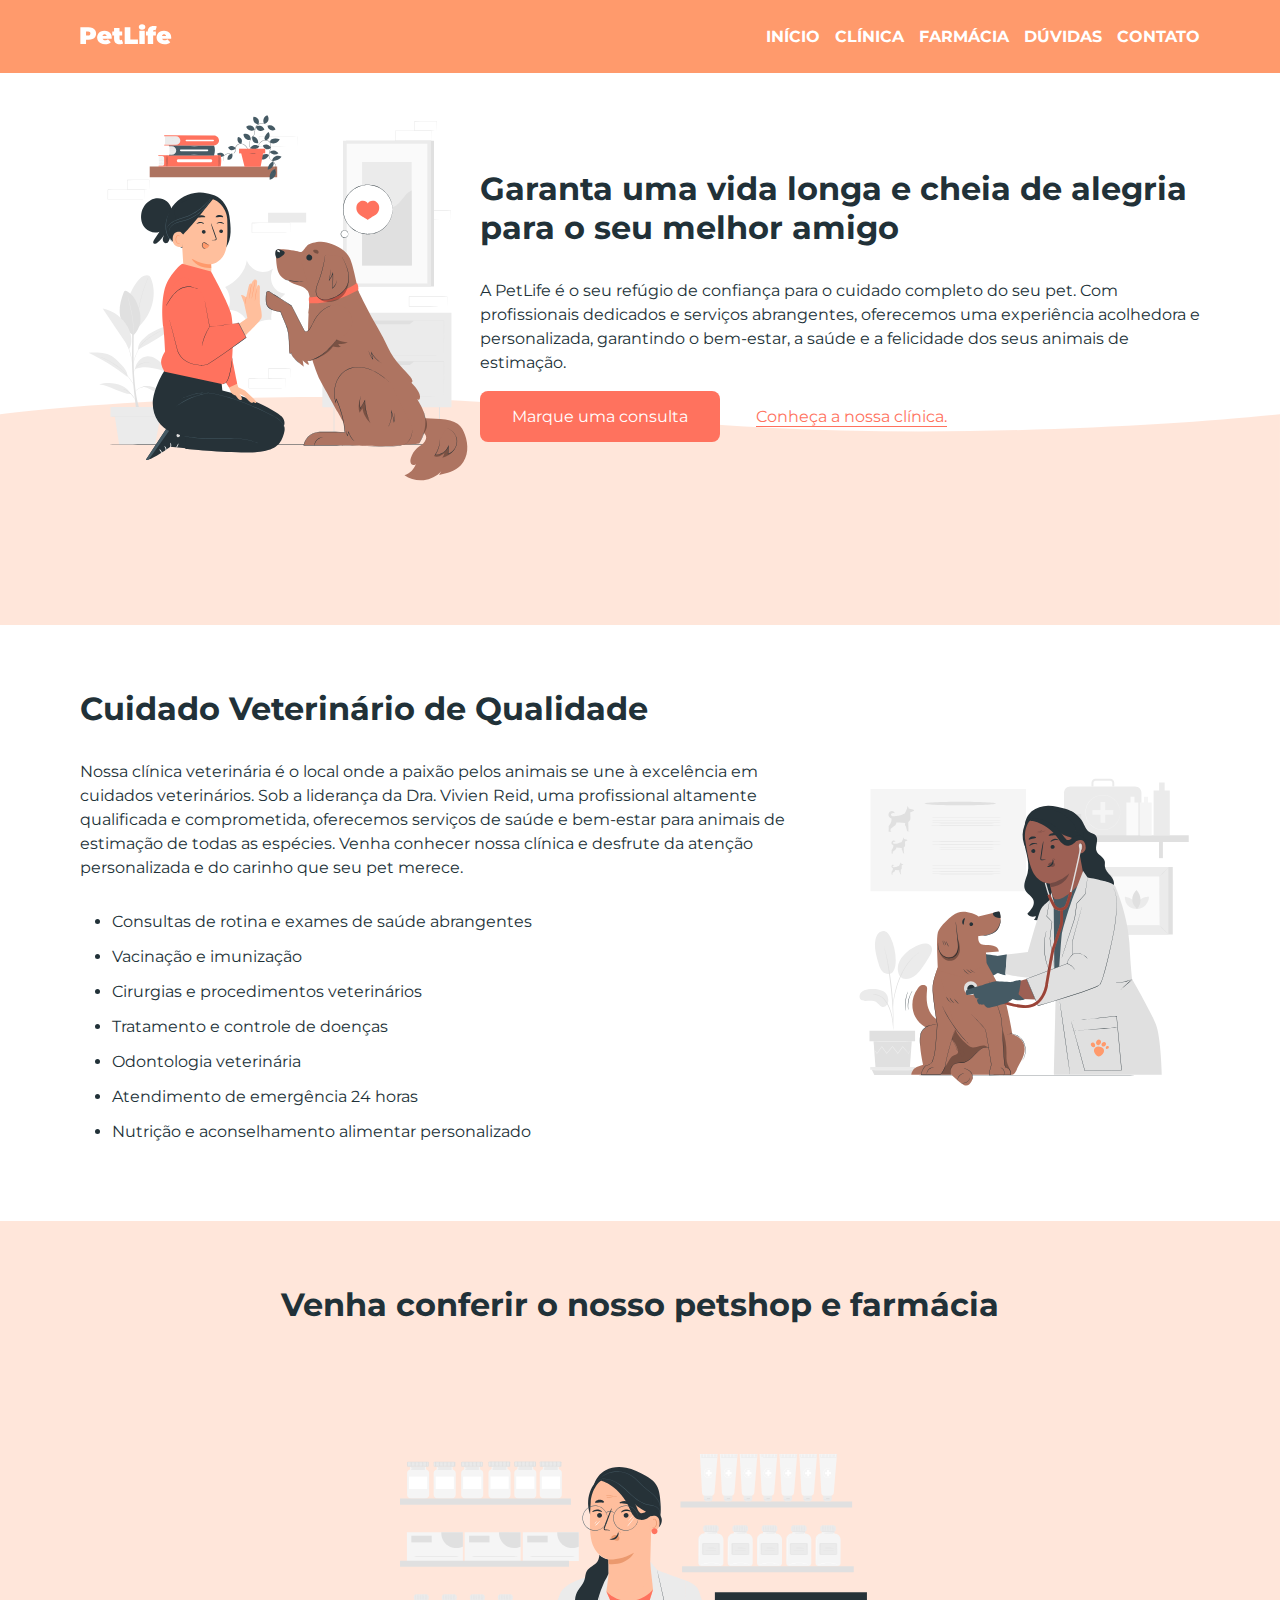
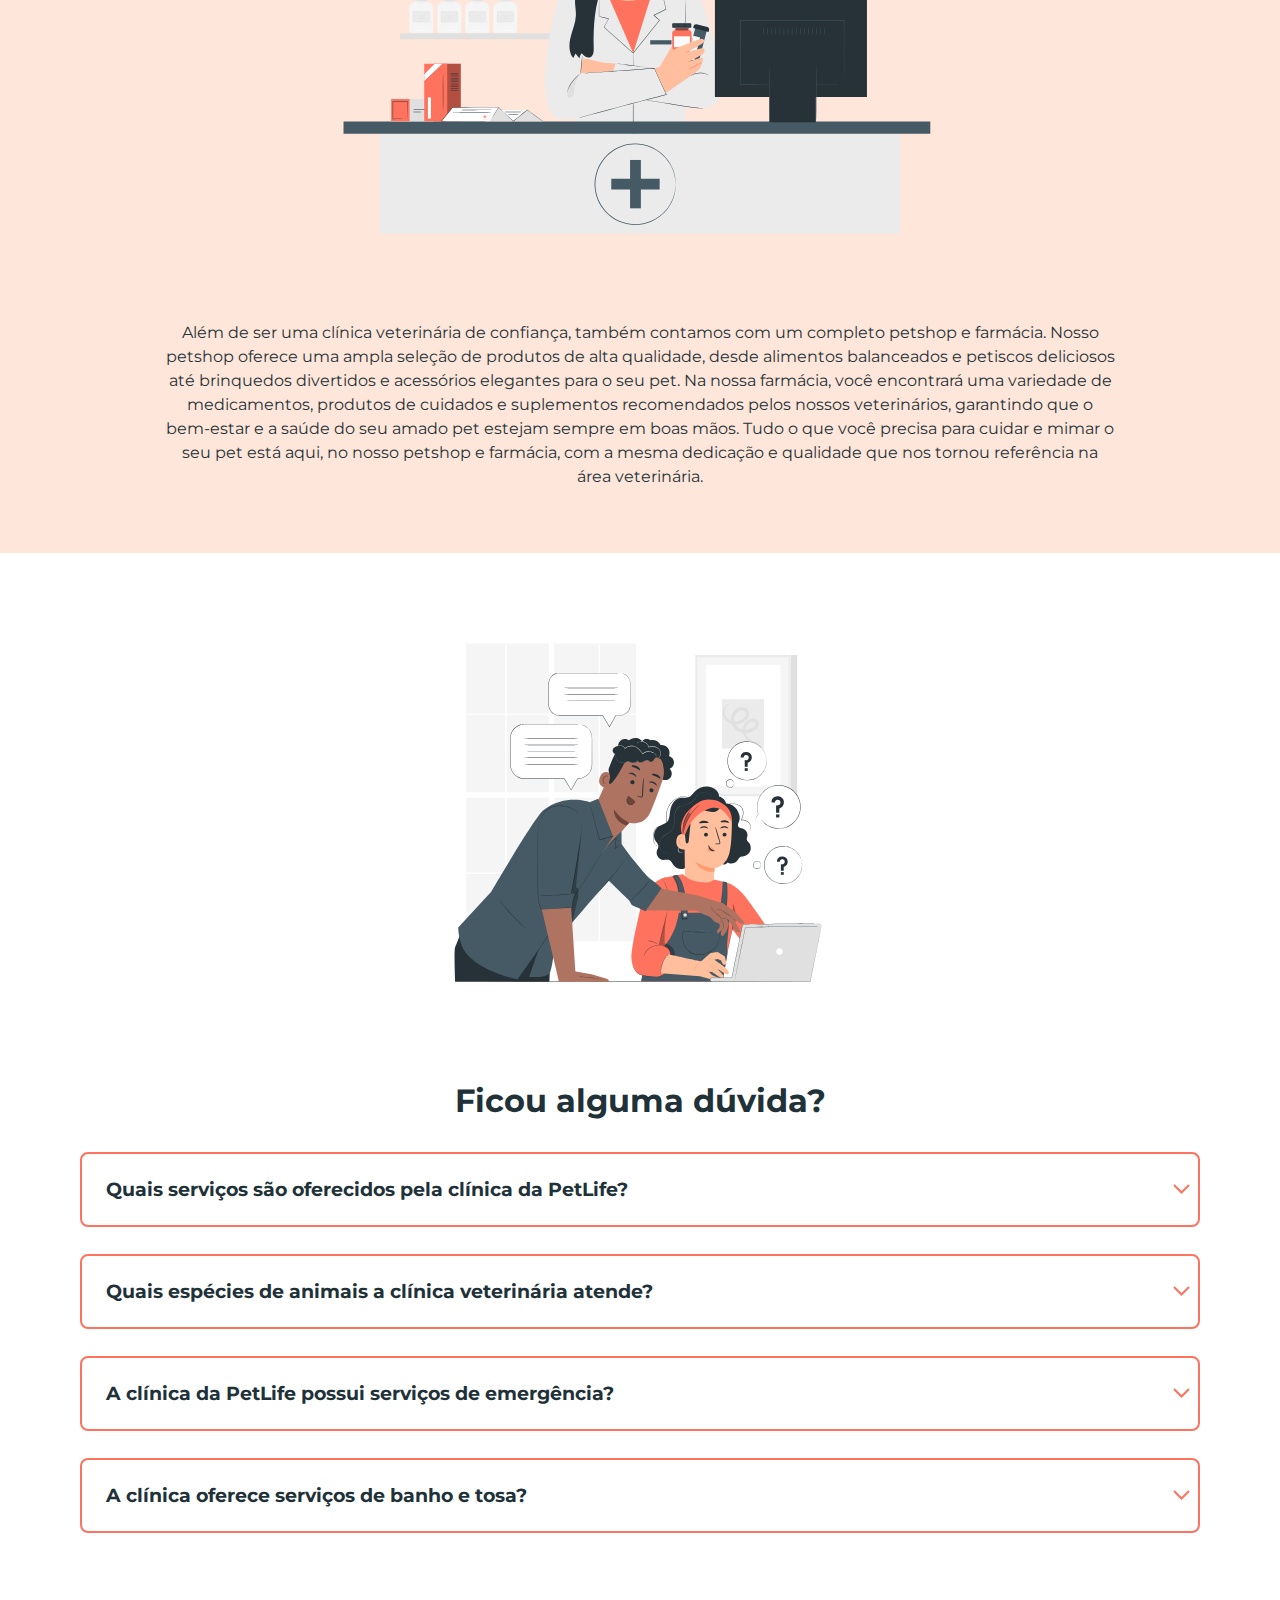
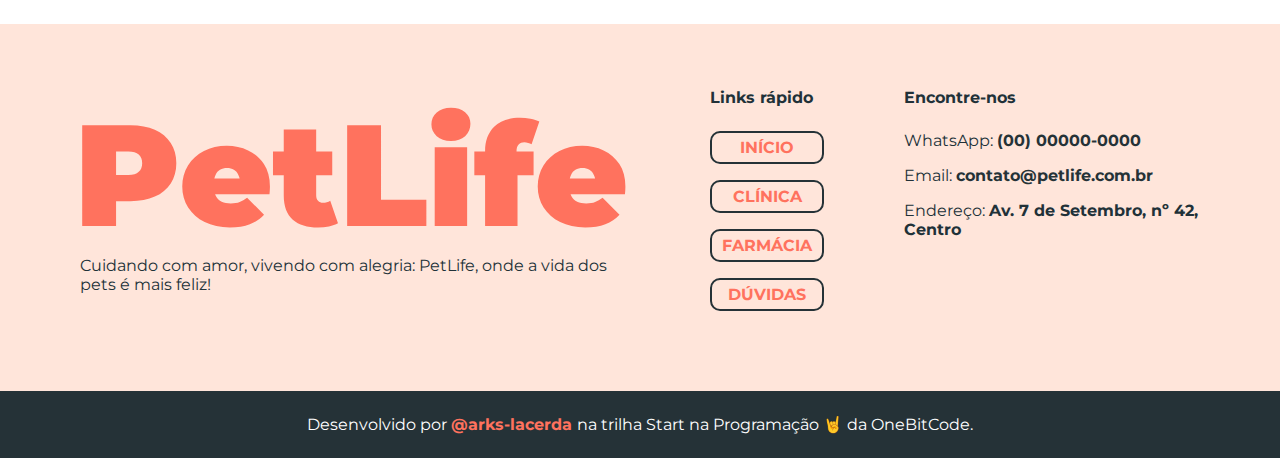
<file: index.html>
<!DOCTYPE html>
<html lang="en">
  <head>
    <link rel="preconnect" href="https://fonts.googleapis.com" />
    <link rel="preconnect" href="https://fonts.gstatic.com" crossorigin />

    <link
      rel="stylesheet"
      href="https://cdnjs.cloudflare.com/ajax/libs/font-awesome/4.7.0/css/font-awesome.min.css"
    />

    <meta charset="UTF-8" />
    <meta name="viewport" content="width=device-width, initial-scale=1.0" />
    <meta
      name="description"
      content="Garanta um vida longa e cheia de alegria para o seu melhor amigo."
    />

    <link
      href="https://fonts.googleapis.com/css2?family=Montserrat:ital,wght@0,100..900;1,100..900&display=swap"
      rel="stylesheet"
    />

    <link rel="stylesheet" href="style.css" />
    <title>PetLife</title>
  </head>
  <body>
    <header>
      <a href="./index.html">
        <img src="./assets/images/logo-white.svg" alt="Logo do Site - PetLife" />
      </a>

      <nav>
        <a href="#inicio">Início</a>
        <a href="#clinica">Clínica</a>
        <a href="#farmacia">Farmácia</a>
        <a href="#duvidas">Dúvidas</a>
        <a href="./contato.html">Contato</a>
      </nav>

      <nav class="topnav" id="myTopnav">
        <a href="javascript:void(0);" class="icon" onclick="myFunction()">
          <i class="fa fa-bars"></i>
        </a>
        <a href="#inicio">Início</a>
        <a href="#clinica">Clínica</a>
        <a href="#farmacia">Farmácia</a>
        <a href="#duvidas">Dúvidas</a>
        <a href="./contato.html">Contato</a>
      </nav>
    </header>

    <main>
      <section id="inicio">
        <img src="./assets/images/start-img.svg" alt="" />

        <div>
          <h1>
            Garanta uma vida longa e cheia de alegria para o seu melhor amigo
          </h1>

          <p class="paragraph">
            A PetLife é o seu refúgio de confiança para o cuidado completo do
            seu pet. Com profissionais dedicados e serviços abrangentes,
            oferecemos uma experiência acolhedora e personalizada, garantindo o
            bem-estar, a saúde e a felicidade dos seus animais de estimação.
          </p>

          <div class="content-btn">
            <a class="btn" href="https://wa.me/5531000000000" target="_blank"
              >Marque uma consulta</a
            >

            <a class="btn-transparent" href="#clinica"
              >Conheça a nossa clínica.</a
            >
          </div>
        </div>
        <img class="absolute-img" src="./assets/images/shape.svg" alt="" />
      </section>

      <section id="clinica">
        <div>
          <h2>Cuidado Veterinário de Qualidade</h2>

          <p class="paragraph">
            Nossa clínica veterinária é o local onde a paixão pelos animais se
            une à excelência em cuidados veterinários. Sob a liderança da Dra.
            Vivien Reid, uma profissional altamente qualificada e comprometida,
            oferecemos serviços de saúde e bem-estar para animais de estimação
            de todas as espécies. Venha conhecer nossa clínica e desfrute da
            atenção personalizada e do carinho que seu pet merece.
          </p>

          <ul>
            <li>Consultas de rotina e exames de saúde abrangentes</li>
            <li>Vacinação e imunização</li>
            <li>Cirurgias e procedimentos veterinários</li>
            <li>Tratamento e controle de doenças</li>
            <li>Odontologia veterinária</li>
            <li>Atendimento de emergência 24 horas</li>
            <li>Nutrição e aconselhamento alimentar personalizado</li>
          </ul>
        </div>

        <img src="./assets/images/clinic-img.svg" loading="lazy" alt="" />
      </section>

      <section id="farmacia">
        <h2>Venha conferir o nosso petshop e farmácia</h2>
        <img src="./assets/images/shop-img.svg" loading="lazy" alt="" />

        <p class="paragraph">
          Além de ser uma clínica veterinária de confiança, também contamos com
          um completo petshop e farmácia. Nosso petshop oferece uma ampla
          seleção de produtos de alta qualidade, desde alimentos balanceados e
          petiscos deliciosos até brinquedos divertidos e acessórios elegantes
          para o seu pet. Na nossa farmácia, você encontrará uma variedade de
          medicamentos, produtos de cuidados e suplementos recomendados pelos
          nossos veterinários, garantindo que o bem-estar e a saúde do seu amado
          pet estejam sempre em boas mãos. Tudo o que você precisa para cuidar e
          mimar o seu pet está aqui, no nosso petshop e farmácia, com a mesma
          dedicação e qualidade que nos tornou referência na área veterinária.
        </p>
      </section>

      <section id="duvidas">
        <img src="./assets/images/faq-img.svg" alt="" />
        <div>
          <h2>Ficou alguma dúvida?</h2>
          <!--FAQ 01-->
          <div class="duvida">
            <h3>Quais serviços são oferecidos pela clínica da PetLife?</h3>
            <img src="./assets/images/arrow-down.svg" alt="" />
            <p class="paragraph">
              A clínica da PetLife oferece uma ampla gama de serviços, incluindo
              consultas de rotina, vacinação, cirurgias, tratamento de doenças,
              cuidados odontológicos, atendimento de emergência 24 horas,
              programas de prevenção de pulgas, carrapatos e vermes, entre
              outros. Nosso objetivo é fornecer cuidados abrangentes e
              personalizados para garantir a saúde e o bem-estar do seu pet.
            </p>
          </div>
          <!--FAQ 02-->
          <div class="duvida">
            <h3>Quais espécies de animais a clínica veterinária atende?</h3>
            <img src="./assets/images/arrow-down.svg" alt="" />
            <p class="paragraph">
              A clínica veterinária da PetLife atende animais de estimação de
              todas as espécies, incluindo cães, gatos, pássaros, roedores e
              répteis. Nossos profissionais possuem conhecimento e experiência
              para cuidar de diferentes tipos de animais, oferecendo um
              atendimento especializado e dedicado a cada um deles.
            </p>
          </div>
          <!--FAQ 03-->
          <div class="duvida">
            <h3>A clínica da PetLife possui serviços de emergência?</h3>
            <img src="./assets/images/arrow-down.svg" alt="" />
            <p class="paragraph">
              Sim, a clínica veterinária da PetLife oferece serviços de
              emergência 24 horas. Se o seu animal de estimação precisar de
              atendimento veterinário imediato fora do horário de expediente,
              nossa equipe está pronta para ajudar, fornecendo cuidados urgentes
              e tratamento adequado para garantir o bem-estar do seu pet.
            </p>
          </div>
          <!--FAQ 04-->
          <div class="duvida">
            <h3>A clínica oferece serviços de banho e tosa?</h3>
            <img src="./assets/images/arrow-down.svg" alt="" />
            <p class="paragraph">
              Sim, a clínica veterinária da PetLife oferece serviços
              profissionais de banho e tosa. Nossa equipe de profissionais
              experientes garante que seu pet receba cuidados adequados, usando
              produtos de alta qualidade e técnicas seguras. O banho e tosa
              ajudam a manter a higiene, a saúde da pele e pelagem do seu pet,
              além de proporcionar uma experiência relaxante e agradável para
              eles.
            </p>
          </div>
        </div>
      </section>
    </main>

    <footer>
      <div class="logo-footer">
        <img src="./assets/images/logo.svg" alt="PetLife" />

        <p>
          Cuidando com amor, vivendo com alegria: PetLife, onde a vida dos pets
          é mais feliz!
        </p>
      </div>

      <div>
        <strong class="title">Links rápido</strong>

        <div class="menu-secundary">
          <a href="#inicio">Início</a>
          <a href="#clinica">Clínica</a>
          <a href="#farmacia">Farmácia</a>
          <a href="#duvidas">Dúvidas</a>
        </div>
      </div>

      <div>
        <strong class="title">Encontre-nos</strong>
        <p>
          WhatsApp:
          <a href="https://wa.me/5500000000000" target="_blank">
            (00) 00000-0000</a
          >
        </p>
        <p>
          Email:
          <a href="mailto:contato@petlife.com.br" target="_blank">
            contato@petlife.com.br
          </a>
        </p>
        <p>Endereço: <span>Av. 7 de Setembro, nº 42, Centro</span></p>
      </div>
    </footer>
    <div id="copyright">
      Desenvolvido por
      <a href="https://github.com/arks-lacerda" target="_blank">
        @arks-lacerda
      </a>
      na trilha Start na Programação 🤘 da OneBitCode.
    </div>

    <script src="./main.js"></script>
  </body>
</html>
</file>
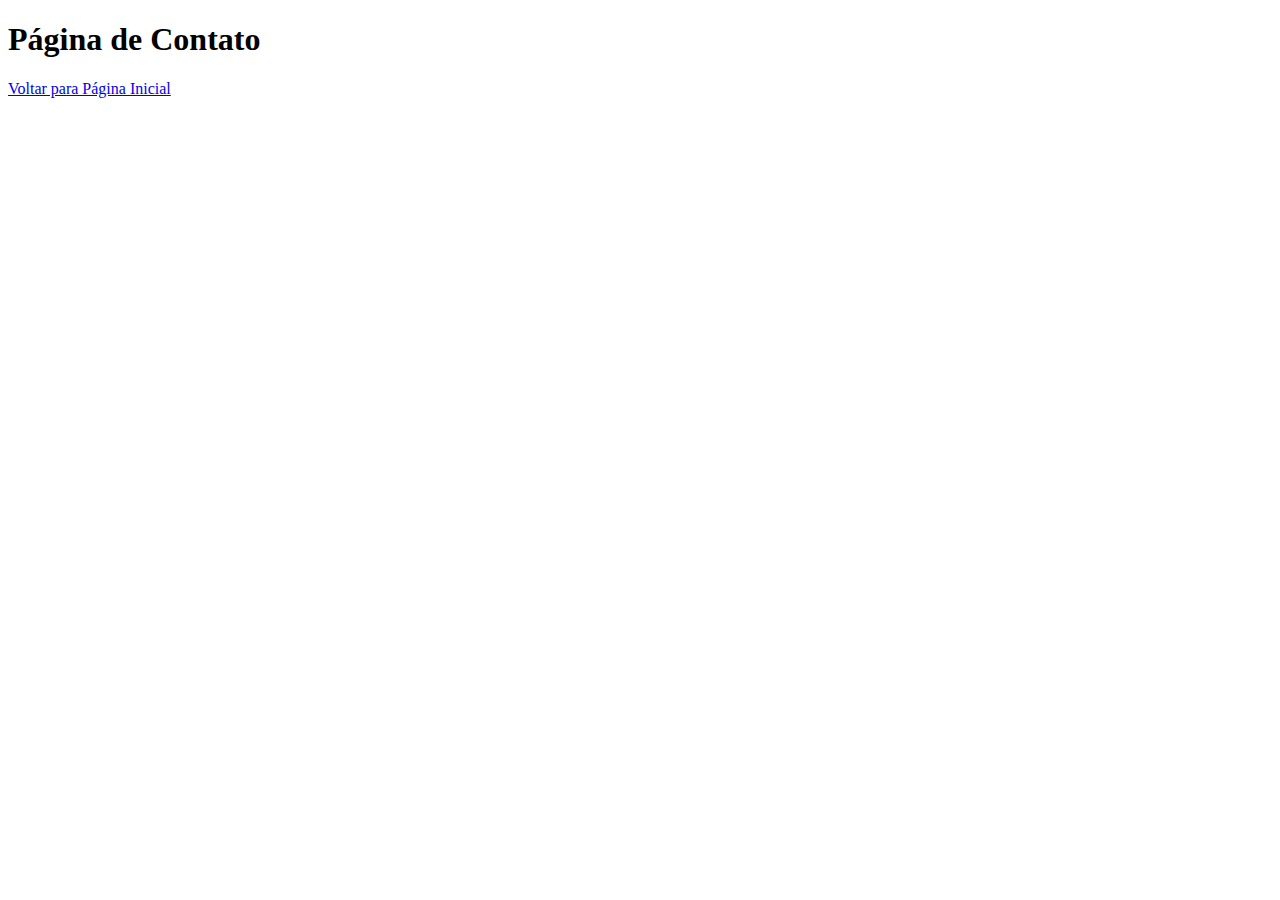
<file: contato.html>
<!DOCTYPE html>
<html lang="en">
  <head>
    <meta charset="UTF-8" />
    <meta name="viewport" content="width=device-width, initial-scale=1.0" />
    <title>PetLife</title>
  </head>
  <body>
    <h1>Página de Contato</h1>
    <a href="./index.html">Voltar para Página Inicial</a>
  </body>
</html>
</file>
<file: style.css>
* {
  margin: 0;
  padding: 0;
  box-sizing: border-box;

  font-family: 'Montserrat', sans-serif;
}

body {
  color: #213138;
}

header {
  background-color: #ff9a6c;
  padding: 24px 80px;
  display: flex;
  justify-content: space-between;
  align-items: center;
}

header nav {
  display: flex;
  gap: 15px;
  cursor: pointer;
}

#myTopnav {
  display: none;
}

.topnav {
  overflow: hidden;
}

.topnav a {
  float: left;
  display: block;
  color: #f2f2f2;
  text-align: center;
  padding: 2px 16px;
  text-decoration: none;
  font-size: 17px;
}

.topnav a.active {
  background-color: #04aa6d;
  color: white;
}

.topnav .icon {
  display: none;
  font-size: 24px;
}

header a {
  text-decoration: none;
  font-weight: bold;
  color: #fff;
  text-transform: uppercase;
  transition: all 0.3 ease;
}

header a:hover {
  transition: all 0.3 ease;
  transform: scale(1.1);
}

#inicio {
  display: flex;
  align-items: center;
  padding: 24px 80px 128px;
  position: relative;
}

#inicio img:first-child {
  max-width: 400px;
}

h1,
h2 {
  font-size: 32px;
  font-size: 600;
  margin-bottom: 32px;
}

.paragraph {
  line-height: 150%;
  margin-bottom: 32px;
}

.btn {
  background-color: #ff725e;
  color: #fff;
  padding: 16px 32px;
  border-radius: 8px;
  text-decoration: none;
  margin-bottom: 32px;
}

.btn-transparent {
  background-color: transparent;
  padding: 16px 32px;
  color: #ff725e;
  text-underline-offset: 4px;
}

.absolute-img {
  position: absolute;
  bottom: 0;
  left: 0;
  width: 100%;
  z-index: -10;
}

#clinica {
  display: flex;
  align-items: center;
  gap: 64px;
  padding: 64px 80px;
}

#clinica img {
  max-width: 350px;
}

#clinica li {
  margin-bottom: 16px;
  margin-left: 32px;
}

#farmacia {
  padding: 64px 80px;
  text-align: center;
  background-color: #ffe6da;
}

#farmacia h2 {
  font-weight: bold;
}

#farmacia img {
  margin: 64px auto;
  width: 100%;
  max-width: 650px;
}

#farmacia .paragraph {
  color: #253237;
  max-width: 950px;
  margin: 0 auto;
}

#duvidas {
  display: flex;
  align-items: center;
  gap: 64px;
  padding: 64px 80px;
}

#duvidas img {
  max-width: 400px;
}

.duvida {
  position: relative;

  border-radius: 8px;
}

.duvida h3 {
  border: 2px solid #ff725e;
  border-radius: 8px;
  cursor: pointer;
  padding: 24px;
}

.duvida img {
  position: absolute;
  top: 32px;
  right: 10px;
}

.duvida .paragraph {
  border-right: 1px solid #ff725e;
  border-bottom: 1px solid #ff725e;
  border-left: 1px solid #ff725e;
  border-radius: 0 0 8px 8px;
  margin-top: -6px;
  padding: 0 24px;

  height: 0;
  opacity: 0;
  overflow: hidden;

  transition: all 0.2 ease;
}

.duvida.ativa .paragraph {
  height: fit-content;
  opacity: 1;
  padding: 24px;
  transition: all 0.2 ease;
}

footer {
  background-color: rgba(255, 152, 108, 0.25);
  display: flex;
  justify-content: space-between;
  gap: 80px;
  padding: 64px 80px;
}

footer .logo-footer {
  display: flex;
  flex-direction: column;
  justify-content: center;
}

footer img,
footer .title {
  display: block;
  font-weight: bold;
  margin-bottom: 24px;
}

footer .menu-secundary a {
  font-weight: bold;
  color: #ff725e;
  text-align: center;
  padding: 5px 10px;
  border: 2px solid #253237;
  display: block;
  text-transform: uppercase;
  border-radius: 10px;
  transition: all 0.3s ease-in;
}
footer .menu-secundary a:hover {
  border: 2px solid #ff725e;
  background-color: #fff;
  color: #213138;
  transition: all 0.3s ease-in;
}

footer a {
  color: #253237;
  margin-bottom: 16px;
  text-decoration: none;
  max-width: 350px;
}

footer p {
  margin-bottom: 16px;
}

footer p a,
footer p span {
  font-weight: bold;
}

#copyright {
  background-color: #253237;
  color: #fff;
  text-align: center;
  padding: 24px;
}

#copyright a {
  color: #ff725e;
  font-weight: bold;
  text-decoration: none;
}

@media (max-width: 1300px) {
  #duvidas {
    justify-content: center;
    flex-direction: column;
  }

  #duvidas h2 {
    text-align: center;
  }
}

@media (max-width: 1250px) {
  .content-btn {
    display: flex;
    flex-direction: column;
    max-width: 270px;
    text-align: center;

    margin: 0 auto;
  }
}

@media (max-width: 875px) {
  h1,
  h2 {
    font-size: 24px;
  }

  #clinica li {
    margin-bottom: 8px;
    margin-left: 24px;
  }

  #clinica ul {
    font-size: 14px;
    font-weight: bold;
  }

  #duvidas h3 {
    font-size: 14px;
  }
}

@media (max-width: 775px) {
  header nav {
    display: none;
  }

  #myTopnav {
    display: flex;
    flex-direction: column;
  }

  .topnav a {
    display: none;
  }

  .topnav a.icon {
    float: right;
    display: block;
  }

  .topnav.responsive a {
    float: none;
    display: block;
    text-align: right;
  }

  #inicio,
  #clinica,
  footer {
    flex-direction: column;
    justify-content: center;
    align-items: center;
  }

  .content-btn {
    flex-direction: row;
    max-width: fit-content;
  }
}
</file>
